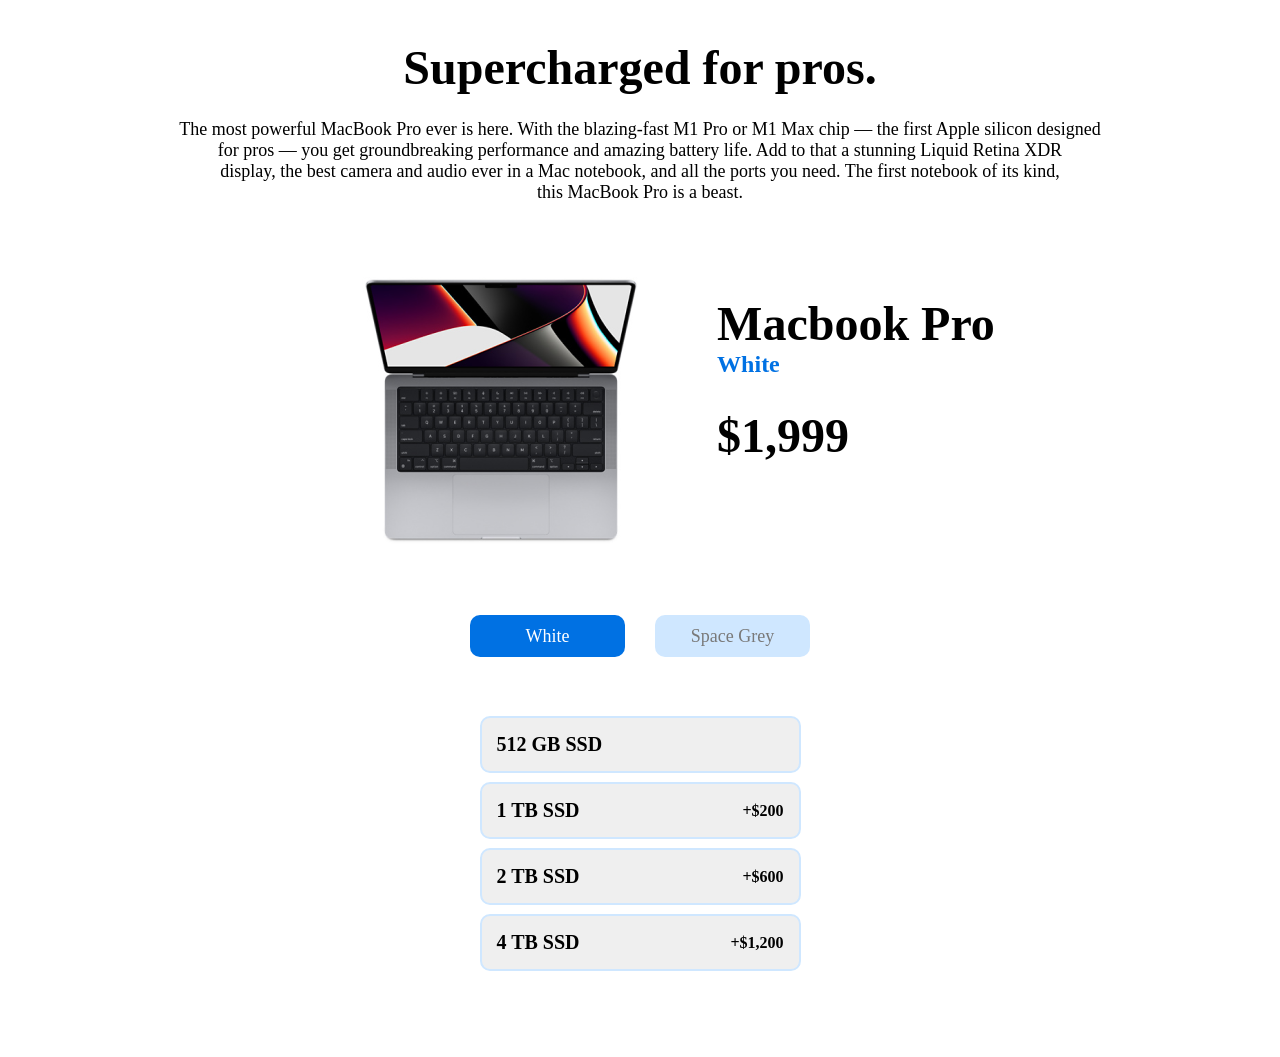
<file: Mac Book/index.html>
<!DOCTYPE html>
<html lang="en">

<head>
    <meta charset="UTF-8">
    <meta name="viewport" content="width=device-width, initial-scale=1.0">
    <link rel="icon" href="path/to/favicon.ico" type="image/x-icon">
    <link rel="shortcut icon" href="https://cdn-icons-png.flaticon.com/512/25/25345.png" type="image/x-icon">
    <title>Apple Mac Book Pro</title>
    <link rel="preconnect" href="https://fonts.googleapis.com">
<link rel="preconnect" href="https://fonts.gstatic.com" crossorigin>
<link href="https://fonts.googleapis.com/css2?family=Afacad:ital@1&family=Merienda:wght@300;400;500;600;700;800;900&family=Outfit:wght@300;400&family=Poppins:wght@500;600&family=Roboto:ital,wght@0,100;0,300;0,400;0,500;0,700;0,900;1,100;1,300;1,400;1,500;1,700;1,900&display=swap" rel="stylesheet">
    <link rel="stylesheet" href="./style.css">
</head>

<body>
    <div class="head">
        <div class="container">
            <div class="head_text">
                <h1>Supercharged for pros.</h1>
                <p>The most powerful MacBook Pro ever is here. With the blazing-fast M1 Pro or M1 Max chip — the first
                    Apple silicon designed <br>
                     for pros — you get groundbreaking performance and amazing battery life. Add
                    to that a stunning Liquid Retina XDR <br>
                     display, the best camera and audio ever in a Mac notebook, and
                    all the ports you need. The first notebook of its kind, <br>
                     this MacBook Pro is a beast.</p>
            </div>
            <div class="mac">
                <div class="left">
                    
                </div>
                <div class="right">
                    <h1>Macbook Pro</h1>
                    <h2 id="rang">White</h2>
                    <h3 id="narx">$1,999</h3>
                </div>
            </div>
            <div class="btns">
                <button class="btn_color1"> <p id="color1">White</p></button>
                <button class="btn_color2"><p id="color2">Space Grey</p></button>
            </div>
            <div class="gb1">
                <div class="gb">
                        <button class="btn_prise1"><h1>512 GB SSD</h1></button> 
                        <button class="btn_prise2"><h1>1 TB SSD</h1> <span><p>+$200</p></span></button>
                        <button class="btn_prise3"><h1>2 TB SSD</h1> <span><p>+$600</p></span></button>
                        <button class="btn_prise4"><h1>4 TB SSD</h1> <span><p>+$1,200</p></span></button>

                </div>    
            </div>
            
                    </div>
    </div>


    <script src="./index.js"></script>
</body>

</html>
</file>
<file: Mac Book/style.css>
* {
    padding: 0;
    margin: 0;
    box-sizing: border-box;
    font-family: 'Afacad', sans-serif;
font-family: 'Merienda', cursive;
font-family: 'Outfit', sans-serif;
font-family: 'Poppins', sans-serif;
font-family: 'Roboto', sans-serif;
}

img {
    max-width: 100%;
}

.container {
    max-width: 1200px;
    margin: 0 auto;
}

.left {
    background-image: url(./img/grey.png);
    width: 312px;
    height: 290px;
    background-position: center;
    background-size: cover;
    background-repeat: no-repeat;
    transition: all 1s ease;
}

.left_img {
    background-image: url(./img/white.png);
    width: 312px;
    height: 290px;
    background-position: center;
    background-size: cover;
    background-repeat: no-repeat;
    transition: all 1s ease;
}

.head_text {
    padding-top: 40px;
}
.mac {
    padding-top: 63px;
    display: flex;
    text-align: start;
    justify-content: center;
    padding-left: 60px;
}

.head_text h1 {
    color: #000;
    text-align: center;
    font-family: Gilroy;
    font-size: 48px;
    font-style: normal;
    font-weight: 700;
    line-height: normal;
}

.head_text p {
    padding-top: 24px;
    color: #000;
    text-align: center;
    font-family: Gilroy;
    font-size: 18px;
    font-style: normal;
    font-weight: 500;
    line-height: normal;
}


.right {
    padding-left: 60px;
}

.right h1 {
    padding-top: 30px;
    color: #000;
    text-align: center;
    font-family: Gilroy;
    font-size: 48px;
    font-style: normal;
    font-weight: 700;
    line-height: normal;
}

.right h2 {
    color: #0071E3;

    font-family: Gilroy;
    font-size: 24px;
    font-style: normal;
    font-weight: 700;
    line-height: normal;

}

.right h3 {
    color: #000;
    font-family: Gilroy;
    font-size: 48px;
    font-style: normal;
    font-weight: 700;
    line-height: normal;
    padding-top: 30px;
}

.btns {
    justify-content: center;
    display: flex;
    padding-top: 59px;
    gap: 30px;
}

.btn_color1 {
    width: 155px;
    height: 42px;
    border-radius: 10px;
    border: none;
    background: #0071E3;
}

.btn_color1 p {
    color: #FFF;

    text-align: center;
    font-family: Gilroy;
    font-size: 18px;
    font-style: normal;
    font-weight: 500;
    line-height: normal;
}

.btn_color2 p {
    color: #797979;
    text-align: center;
    font-family: Gilroy;
    font-size: 18px;
    font-style: normal;
    font-weight: 500;
    line-height: normal;
}


.btn_color2 {
    width: 155px;
    height: 42px;
    border-radius: 10px;
    border: none;
    border-radius: 10px;
    background: #CFE7FF;
}

.gb button {
    width: 321px;
    height: 57px;
    border-radius: 10px;
    border: 2px solid #CFE7FF;
    display: grid;
    justify-content: center;
    text-align: center;
    align-items: center;
    display: flex;
    justify-content: space-between;
    margin: 9px;
}

.gb1 {
    justify-content: center;
    display: flex;
    padding-top: 50px;
    height: 400px;
}

.btn_prise1 {
    display: flex;
}

.gb h1 {
    color: #000;

    font-family: Gilroy;
    font-size: 20px;
    font-style: normal;
    font-weight: 600;
    line-height: normal;
    padding-left: 15px;
}

.gb p {
    color: #000;

    text-align: right;
    font-family: Gilroy;
    font-size: 16px;
    font-style: normal;
    font-weight: 600;
    line-height: normal;
    padding-right: 15px;
}

@keyframes textChange {
    0% {
      opacity: 1;
      transform: scale(1);
    }
    50% {
      opacity: 0;
      transform: scale(1);
    }
    100% {
      opacity: 1;
      transform: scale(1);
    }
  }
  
  h2, h3 {
    animation: textChange 1s ease;
  }
</file>
